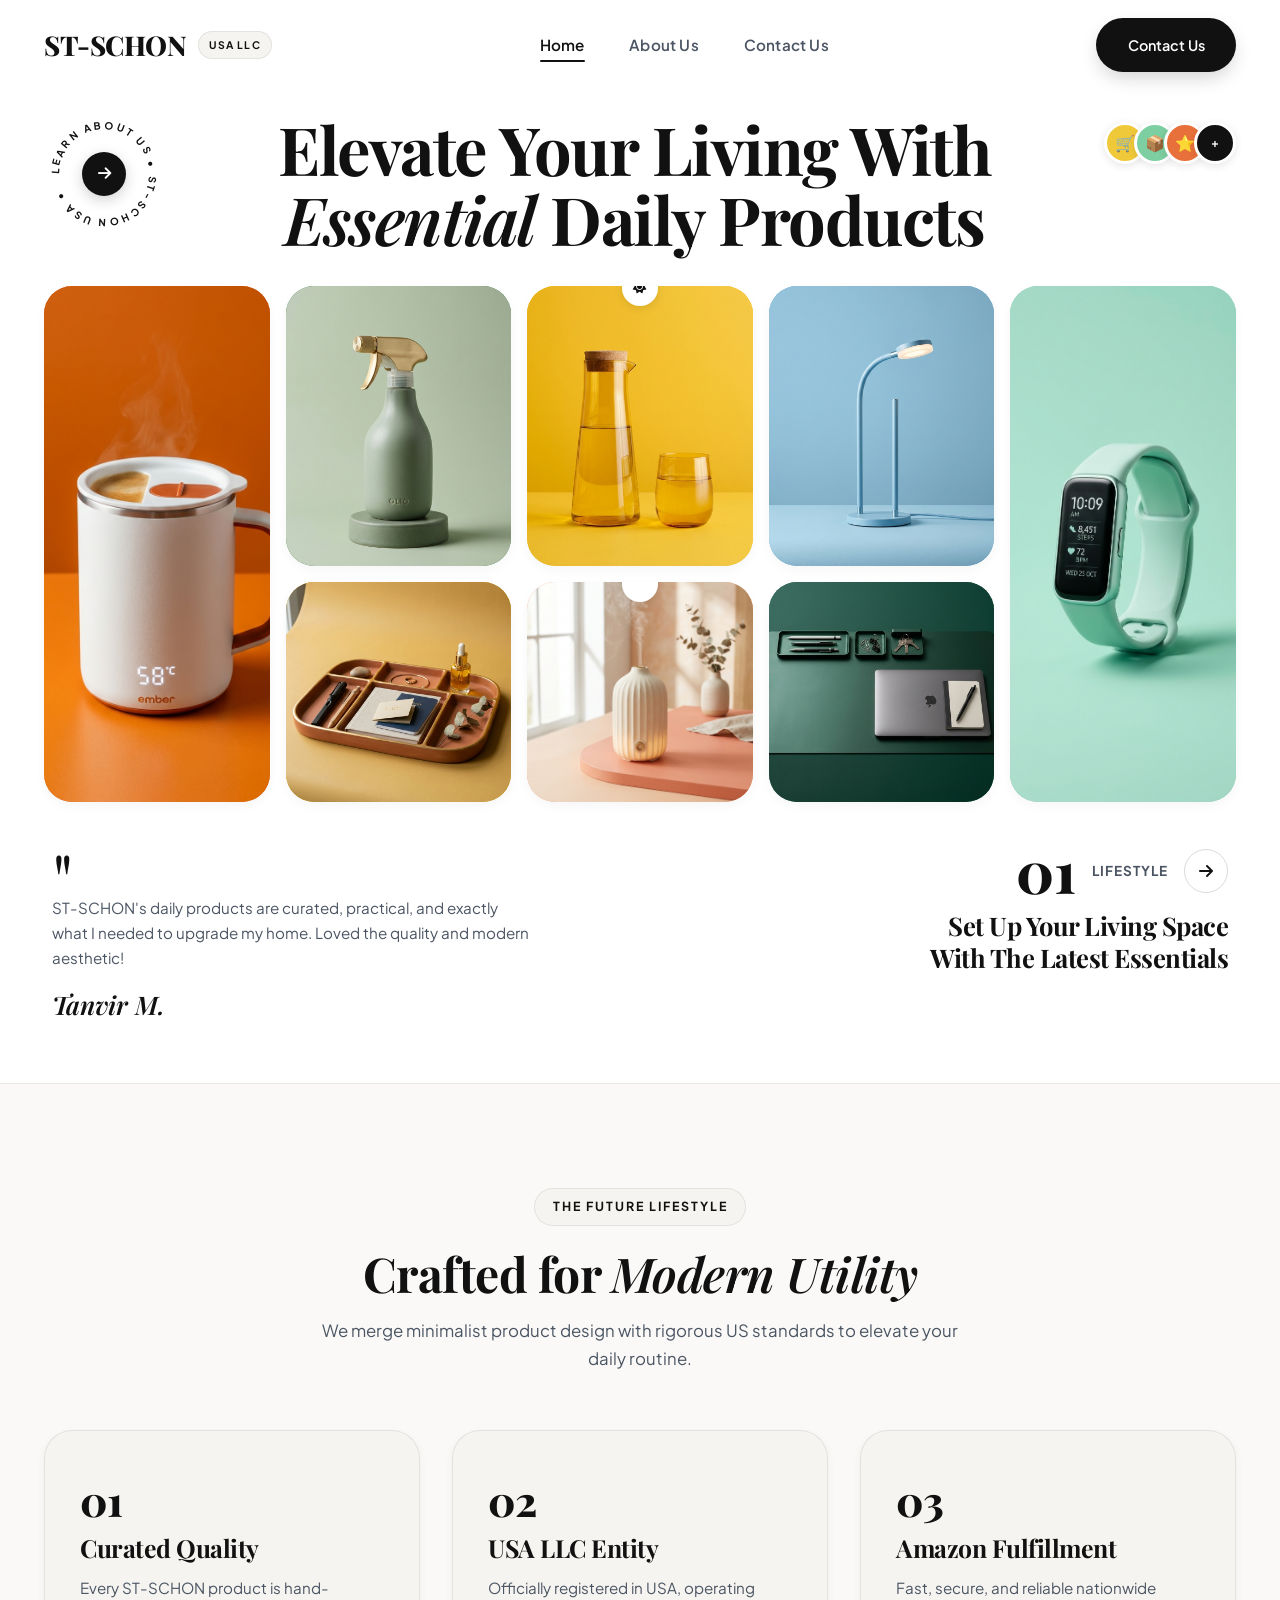
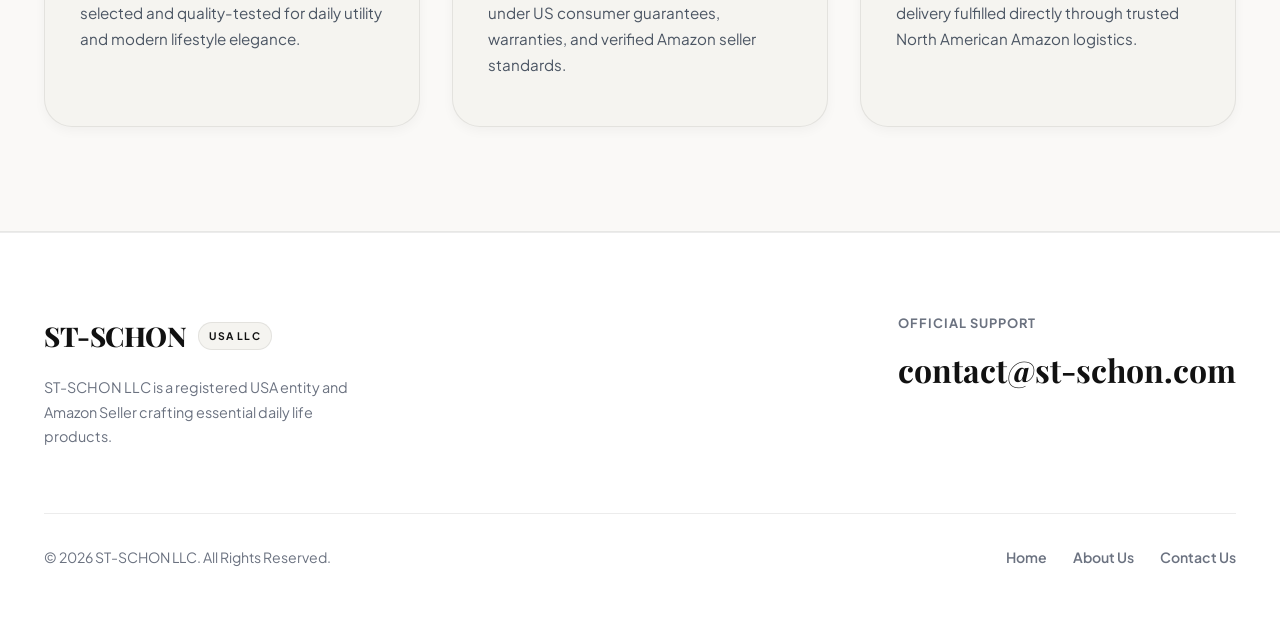
<file: index.html>
<!DOCTYPE html>
<html lang="en">
<head>
  <meta charset="UTF-8" />
  <meta name="viewport" content="width=device-width, initial-scale=1.0" />
  <title>ST-SCHON USA LLC | The Future Lifestyle – Essential Daily Products</title>
  <meta name="description" content="ST-SCHON USA LLC is a registered US entity and Amazon Seller crafting essential daily life products designed to elevate modern living." />
  <meta name="keywords" content="ST-SCHON, ST-SCHON LLC, daily life products, the future lifestyle, home essentials, kitchen essentials, office essentials, Amazon Seller USA, Tanvir Mehboob" />
  <meta name="google-site-verification" content="IMkrDVeG0DlP4XZ37JzlQe3WU5z8ph6qBn4d7qnAb90" />

  <!-- OpenGraph / Social Metadata -->
  <meta property="og:title" content="ST-SCHON USA LLC | The Future Lifestyle" />
  <meta property="og:description" content="Curated daily life essentials with minimalist aesthetics and US quality standards." />
  <meta property="og:type" content="website" />
  <meta property="og:url" content="https://st-schon.com/" />
  <meta property="og:image" content="assets/card-prod-1.jpg" />

  <!-- Favicon / Brand Logo -->
  <link rel="icon" type="image/svg+xml" href="assets/favicon.svg" />
  <link rel="apple-touch-icon" href="assets/favicon.svg" />

  <!-- Immediate Universal Clean URL Sanitizer -->
  <script>
    (function() {
      try {
        var p = window.location.pathname;
        if (p.endsWith('/index.html') || p.endsWith('/index')) {
          var clean = p.replace(/\/index(\.html)?$/, '/') + window.location.search + window.location.hash;
          window.history.replaceState(null, '', clean || '/');
        } else if (p.endsWith('.html')) {
          var clean = p.replace(/\.html$/, '') + window.location.search + window.location.hash;
          window.history.replaceState(null, '', clean);
        }
      } catch(e) {}
    })();
  </script>

  <!-- Google Fonts -->
  <link rel="preconnect" href="https://fonts.googleapis.com" />
  <link rel="preconnect" href="https://fonts.gstatic.com" crossorigin />
  <link href="https://fonts.googleapis.com/css2?family=DM+Serif+Display:ital@0;1&family=Playfair+Display:ital,wght@0,500;0,600;0,700;0,800;1,400;1,600&family=Plus+Jakarta+Sans:wght@300;400;500;600;700;800&display=swap" rel="stylesheet" />

  <!-- FontAwesome Icons -->
  <link rel="stylesheet" href="https://cdnjs.cloudflare.com/ajax/libs/font-awesome/6.4.0/css/all.min.css" />

  <!-- Stylesheets -->
  <link rel="stylesheet" href="css/style.css" />
</head>
<body>

  <!-- HEADER -->
  <header class="header">
    <div class="container nav-wrap">
      <a href="./" class="brand-logo">
        <span class="logo-mark">ST-SCHON</span>
        <span class="logo-badge-pill">USA LLC</span>
      </a>

      <!-- Desktop & Drawer Navigation Links -->
      <ul class="nav-links" id="nav-links">
        <li><a href="./" class="nav-link active">Home</a></li>
        <li><a href="about.html" class="nav-link">About Us</a></li>
        <li><a href="contact.html" class="nav-link">Contact Us</a></li>
        <li class="mobile-cta-item"><a href="contact.html" class="btn btn-primary" style="width: 100%;">Contact Us</a></li>
      </ul>

      <div class="desktop-nav-cta">
        <a href="contact.html" class="btn btn-primary">
          Contact Us
        </a>
      </div>

      <button class="mobile-toggle-btn" id="mobile-menu-btn" aria-label="Toggle Mobile Menu">
        <i class="fa-solid fa-bars"></i>
      </button>
    </div>
  </header>

  <!-- HERO SECTION - TRENDZONE-INSPIRED BENTO GRID -->
  <section class="hero-trend-section">
    <div class="hero-trend-inner">

      <!-- TOP ROW: Circular Badge + Giant Title + Avatar Stack -->
      <div class="hero-top-row">

        <!-- Left: Rotating Circular Badge -->
        <div class="circular-badge">
          <svg class="circular-badge-text" viewBox="0 0 120 120">
            <defs>
              <path id="circlePath" d="M 60,60 m -45,0 a 45,45 0 1,1 90,0 a 45,45 0 1,1 -90,0" />
            </defs>
            <text>
              <textPath href="#circlePath">LEARN ABOUT US • ST-SCHON USA •</textPath>
            </text>
          </svg>
          <a href="about.html" class="circular-badge-icon" aria-label="Learn about ST-SCHON">
            <i class="fa-solid fa-arrow-right"></i>
          </a>
        </div>

        <!-- Center: Giant Hero Title -->
        <div class="hero-trend-title-wrap">
          <h1 class="hero-trend-title">
            Elevate Your Living With<br />
            <span class="accent-word">Essential</span> Daily Products
          </h1>
        </div>

        <!-- Right: Avatar Stack -->
        <div class="avatar-stack">
          <div class="avatar-row">
            <div class="avatar-circle" style="background: #f0c93a;">🛒</div>
            <div class="avatar-circle" style="background: #7dcea0;">📦</div>
            <div class="avatar-circle" style="background: #e8703a;">⭐</div>
            <div class="avatar-circle avatar-more">+</div>
          </div>
        </div>
      </div>

      <!-- BENTO GRID: Daily Life Products Gallery (8 Cards, No Appointment Button) -->
      <div class="trend-bento-grid">

        <!-- Card 1 — tall left (orange smart mug) -->
        <div class="folder-card folder-card--1">
          <img src="assets/card-prod-1.jpg" alt="Premium Smart Mug – ST-SCHON Daily Essential" loading="lazy" />
        </div>

        <!-- Card 2 — green sprayer -->
        <div class="folder-card folder-card--2">
          <img src="assets/card-prod-3.jpg" alt="Sage Green Sprayer Bottle – ST-SCHON Home Essential" loading="lazy" />
        </div>

        <!-- Card 3 — yellow carafe (with sun icon above) -->
        <div class="folder-card folder-card--3" style="position: relative;">
          <span class="bento-sun-icon"><i class="fa-solid fa-sun"></i></span>
          <img src="assets/card-prod-4.jpg" alt="Glass Carafe Set – ST-SCHON Kitchen Essential" loading="lazy" />
        </div>

        <!-- Card 4 — sky blue lamp -->
        <div class="folder-card folder-card--4">
          <img src="assets/card-prod-5.jpg" alt="Sky Blue Desk Lamp – ST-SCHON Office Essential" loading="lazy" />
        </div>

        <!-- Card 5 — tall right (mint green smartband) -->
        <div class="folder-card folder-card--5">
          <img src="assets/card-prod-6.jpg" alt="Fitness Smart Tracker – ST-SCHON Wearable" loading="lazy" />
        </div>

        <!-- Card 6 — gold organizer -->
        <div class="folder-card folder-card--6">
          <img src="assets/card-prod-2.jpg" alt="Ceramic Organizer Tray – ST-SCHON Desk Essential" loading="lazy" />
        </div>

        <!-- Card 8 — center (luxury diffuser with sun icon) -->
        <div class="folder-card folder-card--8" style="position: relative;">
          <span class="bento-sun-icon"><i class="fa-solid fa-sparkles"></i></span>
          <img src="assets/card-prod-8.jpg" alt="Ceramic Aroma Diffuser – ST-SCHON Living Essential" loading="lazy" />
        </div>

        <!-- Card 7 — emerald desk pad -->
        <div class="folder-card folder-card--7">
          <img src="assets/card-prod-7.jpg" alt="Emerald Desk Pad – ST-SCHON Office Essential" loading="lazy" />
        </div>

      </div>

      <!-- BOTTOM ROW: Testimonial Quote + Numbered Feature -->
      <div class="hero-trend-footer">

        <!-- Left: Testimonial Quote -->
        <div class="hero-quote-block">
          <div class="hero-quote-mark">"</div>
          <p class="hero-quote-text">
            ST-SCHON's daily products are curated, practical, and exactly what I needed to upgrade my home. Loved the quality and modern aesthetic!
          </p>
          <div class="hero-quote-sig">Tanvir M.</div>
        </div>

        <!-- Right: Numbered Feature -->
        <div class="hero-feature-counter">
          <div class="feature-counter-top">
            <span class="feature-number">01</span>
            <span class="feature-label">Lifestyle</span>
            <a href="about.html" class="feature-arrow-link" aria-label="Discover more">
              <i class="fa-solid fa-arrow-right"></i>
            </a>
          </div>
          <h3 class="feature-headline">Set Up Your Living Space<br />With The Latest Essentials</h3>
        </div>

      </div>

    </div>
  </section>

  <!-- BRAND MANIFESTO SECTION -->
  <section class="section-padding" style="background: #faf9f7; border-top: 1px solid var(--border-subtle); border-bottom: 1px solid var(--border-subtle);">
    <div class="container">
      <div style="text-align: center; max-width: 640px; margin: 0 auto;">
        <span class="hero-subhead">THE FUTURE LIFESTYLE</span>
        <h2 style="font-size: clamp(2.2rem, 4.5vw, 3rem); margin-bottom: 1rem;">Crafted for <span class="serif-text">Modern Utility</span></h2>
        <p style="color: var(--text-secondary); font-size: 1.05rem;">We merge minimalist product design with rigorous US standards to elevate your daily routine.</p>
      </div>

      <div class="manifesto-grid">
        <div class="manifesto-card">
          <div class="manifesto-num">01</div>
          <h3 class="manifesto-title">Curated Quality</h3>
          <p class="manifesto-desc">Every ST-SCHON product is hand-selected and quality-tested for daily utility and modern lifestyle elegance.</p>
        </div>

        <div class="manifesto-card">
          <div class="manifesto-num">02</div>
          <h3 class="manifesto-title">USA LLC Entity</h3>
          <p class="manifesto-desc">Officially registered in USA, operating under US consumer guarantees, warranties, and verified Amazon seller standards.</p>
        </div>

        <div class="manifesto-card">
          <div class="manifesto-num">03</div>
          <h3 class="manifesto-title">Amazon Fulfillment</h3>
          <p class="manifesto-desc">Fast, secure, and reliable nationwide delivery fulfilled directly through trusted North American Amazon logistics.</p>
        </div>
      </div>
    </div>
  </section>

  <!-- FOOTER -->
  <footer class="footer">
    <div class="container">
      <div class="footer-flex">
        <div>
          <a href="./" class="brand-logo" style="margin-bottom: 1rem;">
            <span class="logo-mark">ST-SCHON</span>
            <span class="logo-badge-pill">USA LLC</span>
          </a>
          <p style="max-width: 320px; color: var(--text-muted); font-size: 0.9rem; margin-top: 1rem;">
            ST-SCHON LLC is a registered USA entity and Amazon Seller crafting essential daily life products.
          </p>
        </div>

        <div>
          <div style="font-size: 0.8rem; font-weight: 700; color: var(--text-muted); text-transform: uppercase; letter-spacing: 1px; margin-bottom: 0.5rem;">Official Support</div>
          <a href="mailto:contact@st-schon.com" class="footer-email">contact@st-schon.com</a>
        </div>
      </div>

      <div class="footer-bottom">
        <p>© 2026 ST-SCHON LLC. All Rights Reserved.</p>
        <div>
          <a href="./" style="color: var(--text-muted); text-decoration: none; margin-left: 1.5rem; font-weight: 600;">Home</a>
          <a href="about.html" style="color: var(--text-muted); text-decoration: none; margin-left: 1.5rem; font-weight: 600;">About Us</a>
          <a href="contact.html" style="color: var(--text-muted); text-decoration: none; margin-left: 1.5rem; font-weight: 600;">Contact Us</a>
        </div>
      </div>
    </div>
  </footer>

  <!-- Scripts -->
  <script src="js/main.js"></script>
</body>
</html>
</file>
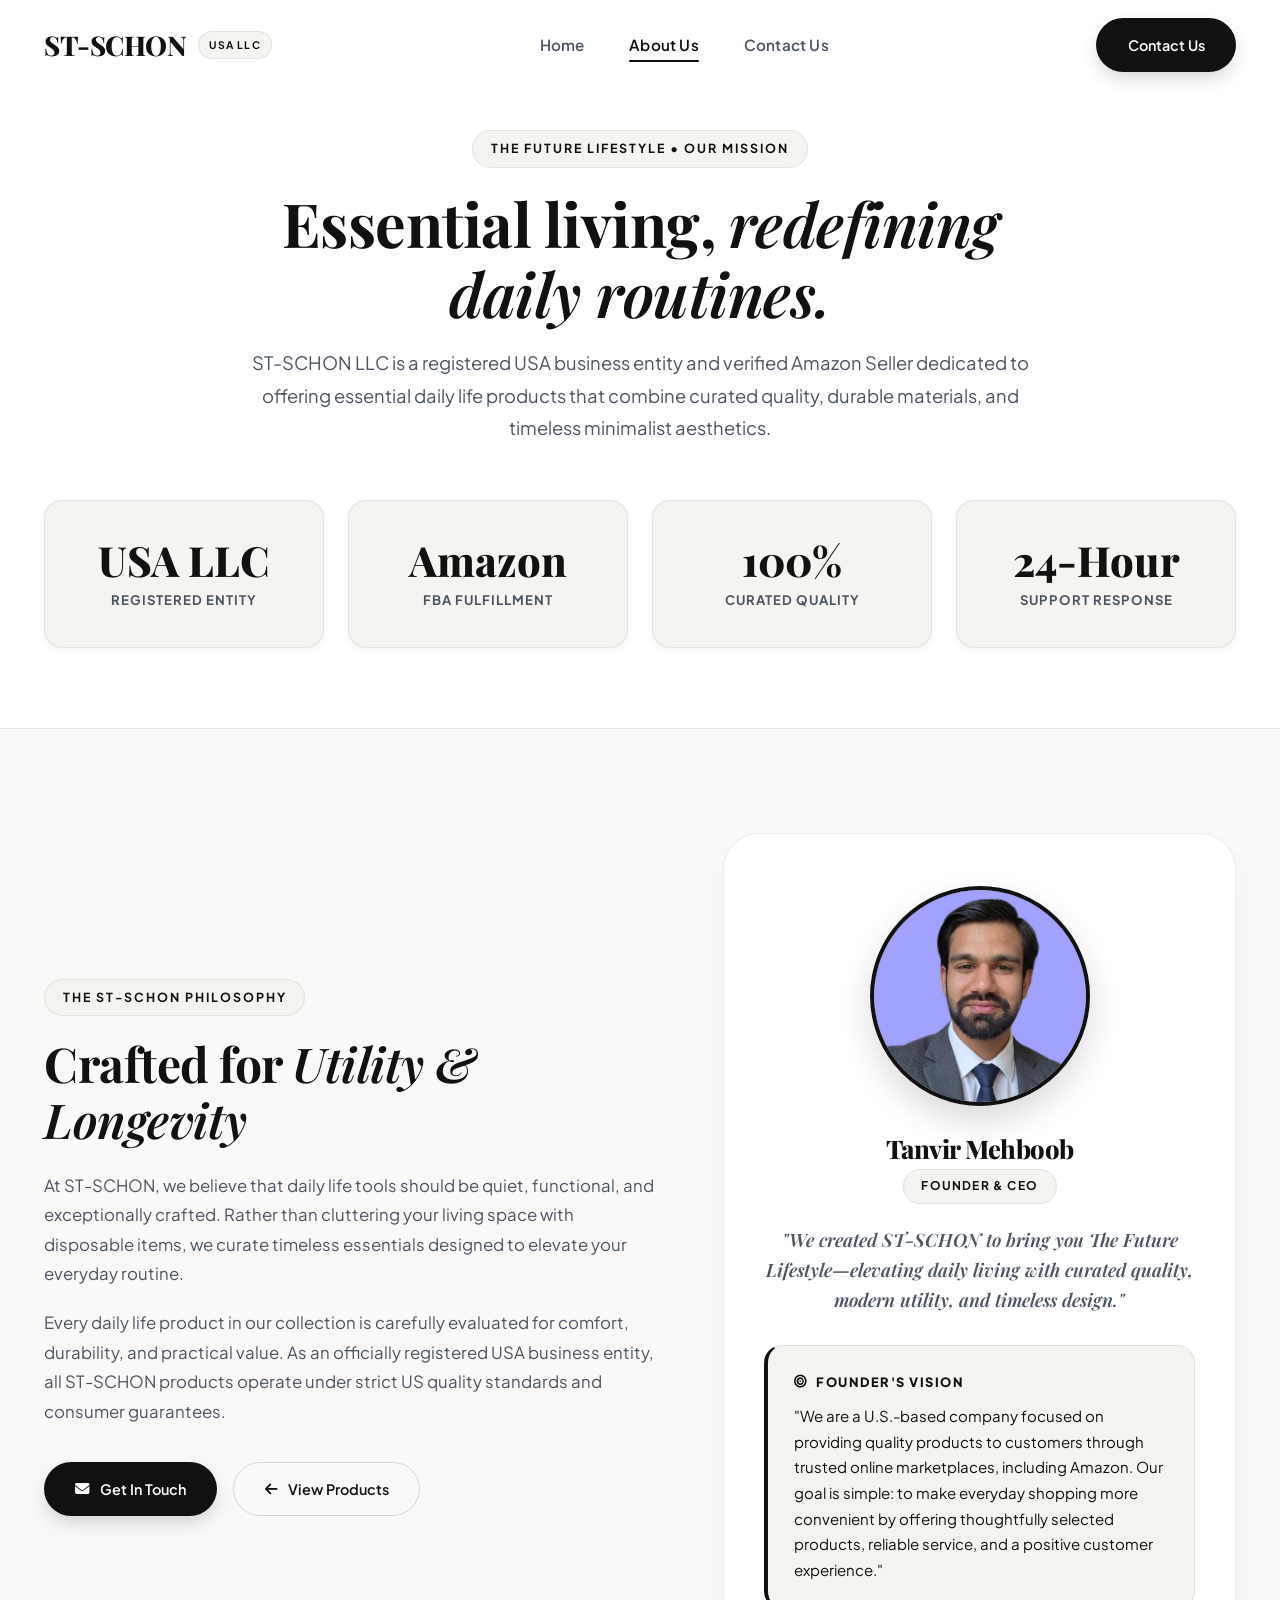
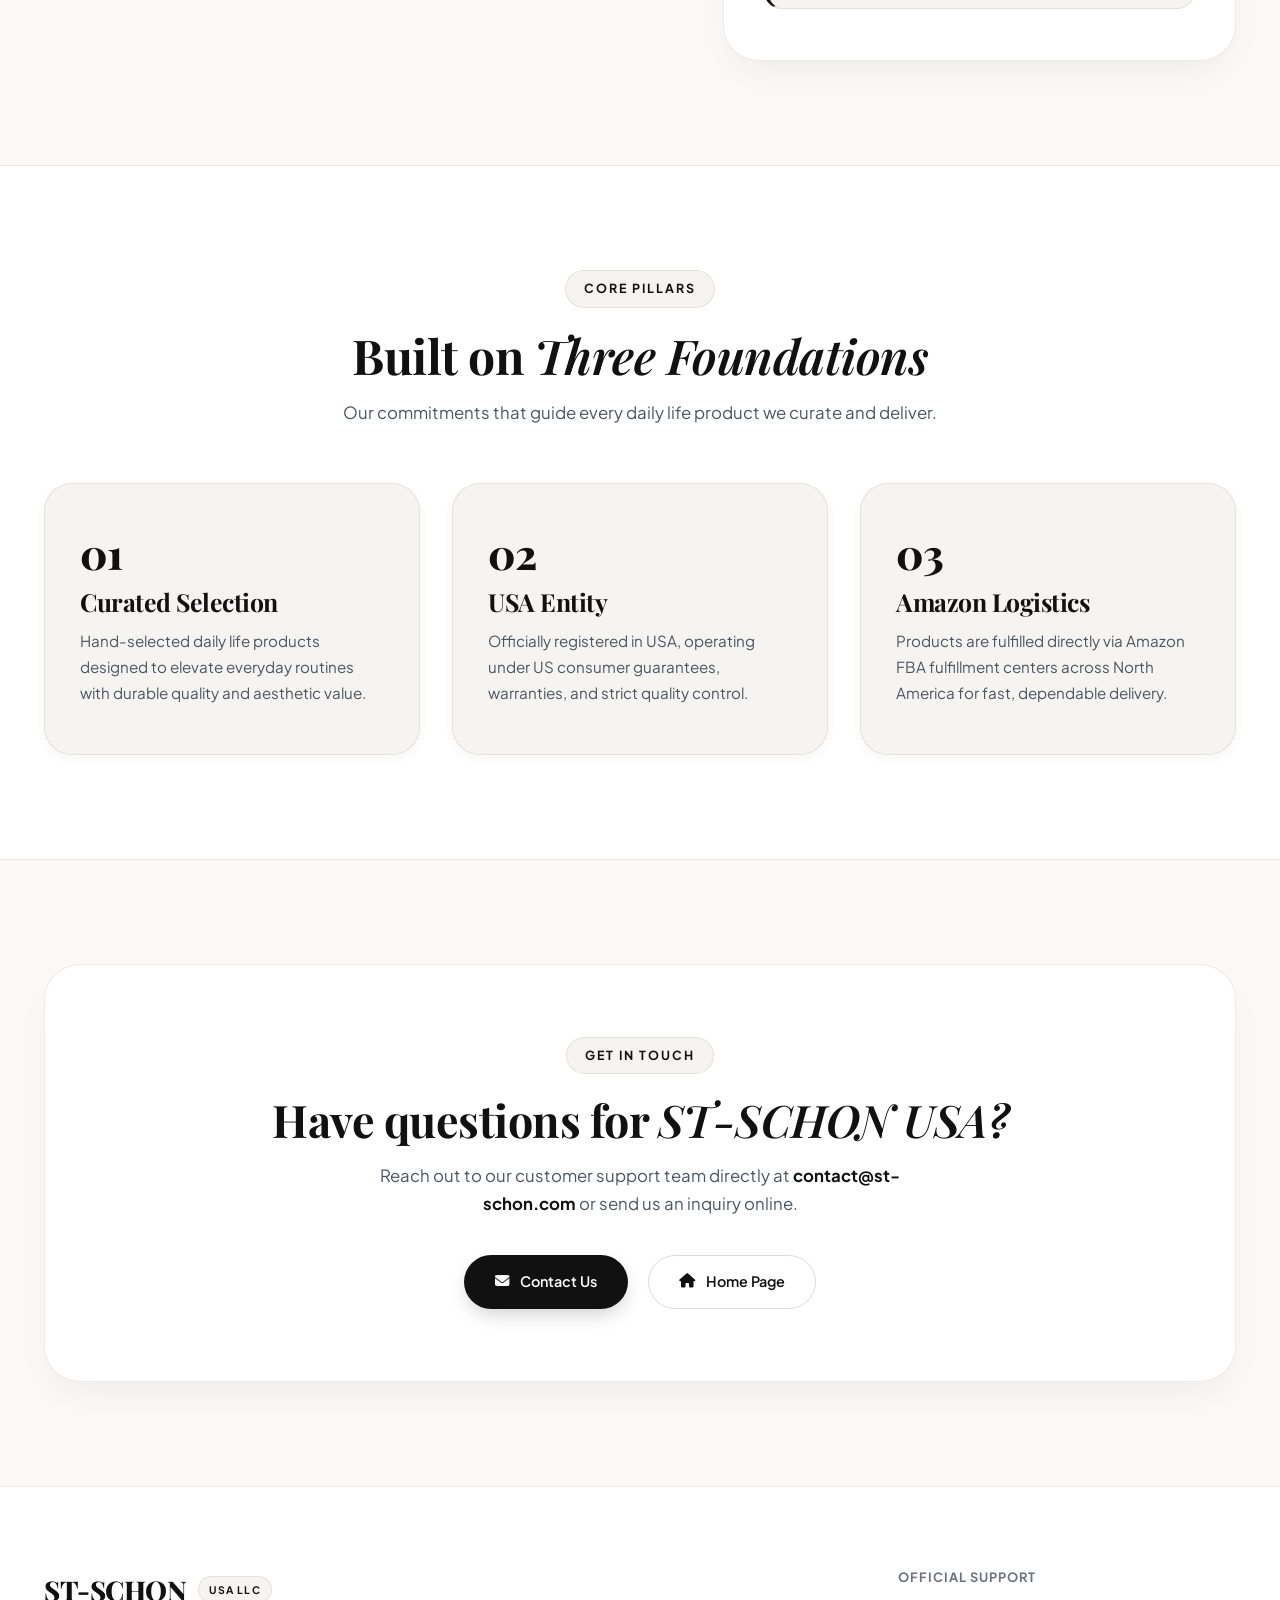
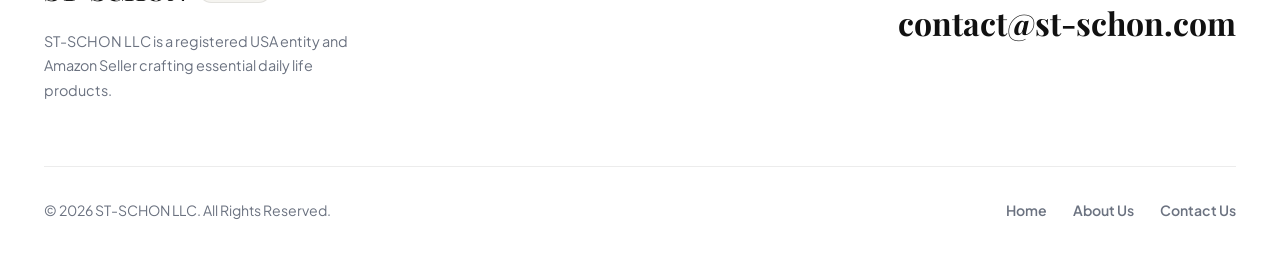
<file: about.html>
<!DOCTYPE html>
<html lang="en">
<head>
  <meta charset="UTF-8" />
  <meta name="viewport" content="width=device-width, initial-scale=1.0" />
  <title>About Us | ST-SCHON USA LLC</title>
  <meta name="description" content="Learn about ST-SCHON LLC, an officially registered USA business entity & Amazon Seller crafting minimalist daily life products." />
  <meta name="keywords" content="ST-SCHON about us, Tanvir Mehboob, ST-SCHON founder, the future lifestyle, daily life products, Amazon Seller USA" />
  <meta name="google-site-verification" content="IMkrDVeG0DlP4XZ37JzlQe3WU5z8ph6qBn4d7qnAb90" />

  <!-- OpenGraph Metadata -->
  <meta property="og:title" content="About ST-SCHON USA LLC | The Future Lifestyle" />
  <meta property="og:description" content="Learn about ST-SCHON LLC, an officially registered USA business entity & Amazon Seller crafting minimalist daily life products." />
  <meta property="og:type" content="website" />
  <meta property="og:url" content="https://st-schon.com/about.html" />
  <meta property="og:image" content="assets/founder.jpg" />

  <!-- Favicon / Brand Logo -->
  <link rel="icon" type="image/svg+xml" href="assets/favicon.svg" />
  <link rel="apple-touch-icon" href="assets/favicon.svg" />

  <!-- Immediate Universal Clean URL Sanitizer -->
  <script>
    (function() {
      try {
        var p = window.location.pathname;
        if (p.endsWith('/index.html') || p.endsWith('/index')) {
          var clean = p.replace(/\/index(\.html)?$/, '/') + window.location.search + window.location.hash;
          window.history.replaceState(null, '', clean || '/');
        } else if (p.endsWith('.html')) {
          var clean = p.replace(/\.html$/, '') + window.location.search + window.location.hash;
          window.history.replaceState(null, '', clean);
        }
      } catch(e) {}
    })();
  </script>

  <!-- Google Fonts -->
  <link rel="preconnect" href="https://fonts.googleapis.com" />
  <link rel="preconnect" href="https://fonts.gstatic.com" crossorigin />
  <link href="https://fonts.googleapis.com/css2?family=DM+Serif+Display:ital@0;1&family=Playfair+Display:ital,wght@0,500;0,600;0,700;0,800;1,400;1,600&family=Plus+Jakarta+Sans:wght@300;400;500;600;700;800&display=swap" rel="stylesheet" />

  <!-- FontAwesome Icons -->
  <link rel="stylesheet" href="https://cdnjs.cloudflare.com/ajax/libs/font-awesome/6.4.0/css/all.min.css" />

  <!-- Stylesheets -->
  <link rel="stylesheet" href="css/style.css" />
</head>
<body>

  <!-- HEADER -->
  <header class="header scrolled">
    <div class="container nav-wrap">
      <a href="./" class="brand-logo">
        <span class="logo-mark">ST-SCHON</span>
        <span class="logo-badge-pill">USA LLC</span>
      </a>

      <!-- Navigation Links -->
      <ul class="nav-links" id="nav-links">
        <li><a href="./" class="nav-link">Home</a></li>
        <li><a href="about.html" class="nav-link active">About Us</a></li>
        <li><a href="contact.html" class="nav-link">Contact Us</a></li>
        <li class="mobile-cta-item"><a href="contact.html" class="btn btn-primary" style="width: 100%;">Contact Us</a></li>
      </ul>

      <div class="desktop-nav-cta">
        <a href="contact.html" class="btn btn-primary">
          Contact Us
        </a>
      </div>

      <button class="mobile-toggle-btn" id="mobile-menu-btn" aria-label="Toggle Mobile Menu">
        <i class="fa-solid fa-bars"></i>
      </button>
    </div>
  </header>

  <!-- ABOUT HERO SECTION -->
  <section class="about-hero">
    <div class="container">
      <div style="max-width: 780px; margin: 0 auto;">
        <span class="hero-subhead">THE FUTURE LIFESTYLE • OUR MISSION</span>
        <h1 style="font-size: clamp(2.4rem, 5vw, 3.8rem); margin-bottom: 1.25rem;">
          Essential living, <span class="serif-text">redefining daily routines.</span>
        </h1>
        <p style="color: var(--text-secondary); font-size: 1.15rem; line-height: 1.75;">
          ST-SCHON LLC is a registered USA business entity and verified Amazon Seller dedicated to offering essential daily life products that combine curated quality, durable materials, and timeless minimalist aesthetics.
        </p>
      </div>

      <!-- KEY METRICS GRID -->
      <div class="metrics-grid">
        <div class="metric-card">
          <div class="metric-val">USA LLC</div>
          <div class="metric-lbl">Registered Entity</div>
        </div>
        <div class="metric-card">
          <div class="metric-val">Amazon</div>
          <div class="metric-lbl">FBA Fulfillment</div>
        </div>
        <div class="metric-card">
          <div class="metric-val">100%</div>
          <div class="metric-lbl">Curated Quality</div>
        </div>
        <div class="metric-card">
          <div class="metric-val">24-Hour</div>
          <div class="metric-lbl">Support Response</div>
        </div>
      </div>
    </div>
  </section>

  <!-- BRAND STORY & FOUNDER SECTION -->
  <section class="section-padding" style="background: #faf9f7; border-top: 1px solid var(--border-subtle); border-bottom: 1px solid var(--border-subtle);">
    <div class="container">
      <div class="story-grid">
        <div>
          <span class="hero-subhead">THE ST-SCHON PHILOSOPHY</span>
          <h2 style="font-size: clamp(2.2rem, 4vw, 3rem); margin-bottom: 1.5rem; line-height: 1.15;">
            Crafted for <span class="serif-text">Utility & Longevity</span>
          </h2>
          <p style="color: var(--text-secondary); font-size: 1.05rem; margin-bottom: 1.25rem; line-height: 1.75;">
            At ST-SCHON, we believe that daily life tools should be quiet, functional, and exceptionally crafted. Rather than cluttering your living space with disposable items, we curate timeless essentials designed to elevate your everyday routine.
          </p>
          <p style="color: var(--text-secondary); font-size: 1.05rem; margin-bottom: 2.25rem; line-height: 1.75;">
            Every daily life product in our collection is carefully evaluated for comfort, durability, and practical value. As an officially registered USA business entity, all ST-SCHON products operate under strict US quality standards and consumer guarantees.
          </p>
          <div style="display: flex; gap: 1rem; flex-wrap: wrap;">
            <a href="contact.html" class="btn btn-primary">
              <i class="fa-solid fa-envelope"></i> Get In Touch
            </a>
            <a href="./" class="btn btn-outline">
              <i class="fa-solid fa-arrow-left"></i> View Products
            </a>
          </div>
        </div>

        <div>
          <!-- CIRCULAR FOUNDER PROFILE CARD -->
          <div class="founder-box">
            <div class="founder-avatar-wrap">
              <img src="assets/founder.jpg" alt="Tanvir Mehboob - Founder & CEO" class="founder-avatar-img" />
            </div>
            <h3 class="founder-name-title">Tanvir Mehboob</h3>
            <span class="founder-role-badge">FOUNDER & CEO</span>
            <p class="founder-quote-text">"We created ST-SCHON to bring you The Future Lifestyle—elevating daily living with curated quality, modern utility, and timeless design."</p>

            <!-- FOUNDER VISION SECTION -->
            <div class="founder-vision-box">
              <div class="founder-vision-title">
                <i class="fa-solid fa-bullseye"></i> Founder's Vision
              </div>
              <p class="founder-vision-text">
                "We are a U.S.-based company focused on providing quality products to customers through trusted online marketplaces, including Amazon. Our goal is simple: to make everyday shopping more convenient by offering thoughtfully selected products, reliable service, and a positive customer experience."
              </p>
            </div>
          </div>
        </div>
      </div>
    </div>
  </section>

  <!-- BRAND PILLARS SECTION -->
  <section class="section-padding" style="background: #ffffff;">
    <div class="container">
      <div style="text-align: center; max-width: 640px; margin: 0 auto;">
        <span class="hero-subhead">CORE PILLARS</span>
        <h2 style="font-size: clamp(2.2rem, 4vw, 3rem); margin-bottom: 1rem;">Built on <span class="serif-text">Three Foundations</span></h2>
        <p style="color: var(--text-secondary); font-size: 1.05rem;">Our commitments that guide every daily life product we curate and deliver.</p>
      </div>

      <div class="manifesto-grid">
        <div class="manifesto-card">
          <div class="manifesto-num">01</div>
          <h3 class="manifesto-title">Curated Selection</h3>
          <p class="manifesto-desc">Hand-selected daily life products designed to elevate everyday routines with durable quality and aesthetic value.</p>
        </div>

        <div class="manifesto-card">
          <div class="manifesto-num">02</div>
          <h3 class="manifesto-title">USA Entity</h3>
          <p class="manifesto-desc">Officially registered in USA, operating under US consumer guarantees, warranties, and strict quality control.</p>
        </div>

        <div class="manifesto-card">
          <div class="manifesto-num">03</div>
          <h3 class="manifesto-title">Amazon Logistics</h3>
          <p class="manifesto-desc">Products are fulfilled directly via Amazon FBA fulfillment centers across North America for fast, dependable delivery.</p>
        </div>
      </div>
    </div>
  </section>

  <!-- CONNECT CTA SECTION -->
  <section class="section-padding" style="background: #faf9f7; border-top: 1px solid var(--border-subtle);">
    <div class="container">
      <div style="border: 1px solid var(--border-subtle); border-radius: var(--radius-xl); padding: 4.5rem 2.5rem; text-align: center; background: #ffffff; box-shadow: var(--shadow-soft);">
        <span class="hero-subhead">GET IN TOUCH</span>
        <h2 style="font-size: clamp(2.2rem, 4vw, 2.8rem); margin-bottom: 1rem;">Have questions for <span class="serif-text">ST-SCHON USA?</span></h2>
        <p style="color: var(--text-secondary); font-size: 1.05rem; max-width: 580px; margin: 0 auto 2.25rem auto;">
          Reach out to our customer support team directly at <strong style="color: var(--text-primary);">contact@st-schon.com</strong> or send us an inquiry online.
        </p>
        <div style="display: flex; justify-content: center; gap: 1.25rem; flex-wrap: wrap;">
          <a href="contact.html" class="btn btn-primary">
            <i class="fa-solid fa-envelope"></i> Contact Us
          </a>
          <a href="./" class="btn btn-outline">
            <i class="fa-solid fa-house"></i> Home Page
          </a>
        </div>
      </div>
    </div>
  </section>

  <!-- FOOTER -->
  <footer class="footer">
    <div class="container">
      <div class="footer-flex">
        <div>
          <a href="./" class="brand-logo" style="margin-bottom: 1rem;">
            <span class="logo-mark">ST-SCHON</span>
            <span class="logo-badge-pill">USA LLC</span>
          </a>
          <p style="max-width: 320px; color: var(--text-muted); font-size: 0.9rem; margin-top: 1rem;">
            ST-SCHON LLC is a registered USA entity and Amazon Seller crafting essential daily life products.
          </p>
        </div>

        <div>
          <div style="font-size: 0.8rem; font-weight: 700; color: var(--text-muted); text-transform: uppercase; letter-spacing: 1px; margin-bottom: 0.5rem;">Official Support</div>
          <a href="mailto:contact@st-schon.com" class="footer-email">contact@st-schon.com</a>
        </div>
      </div>

      <div class="footer-bottom">
        <p>© 2026 ST-SCHON LLC. All Rights Reserved.</p>
        <div>
          <a href="./" style="color: var(--text-muted); text-decoration: none; margin-left: 1.5rem; font-weight: 600;">Home</a>
          <a href="about.html" style="color: var(--text-muted); text-decoration: none; margin-left: 1.5rem; font-weight: 600;">About Us</a>
          <a href="contact.html" style="color: var(--text-muted); text-decoration: none; margin-left: 1.5rem; font-weight: 600;">Contact Us</a>
        </div>
      </div>
    </div>
  </footer>

  <!-- Scripts -->
  <script src="js/main.js"></script>
</body>
</html>
</file>
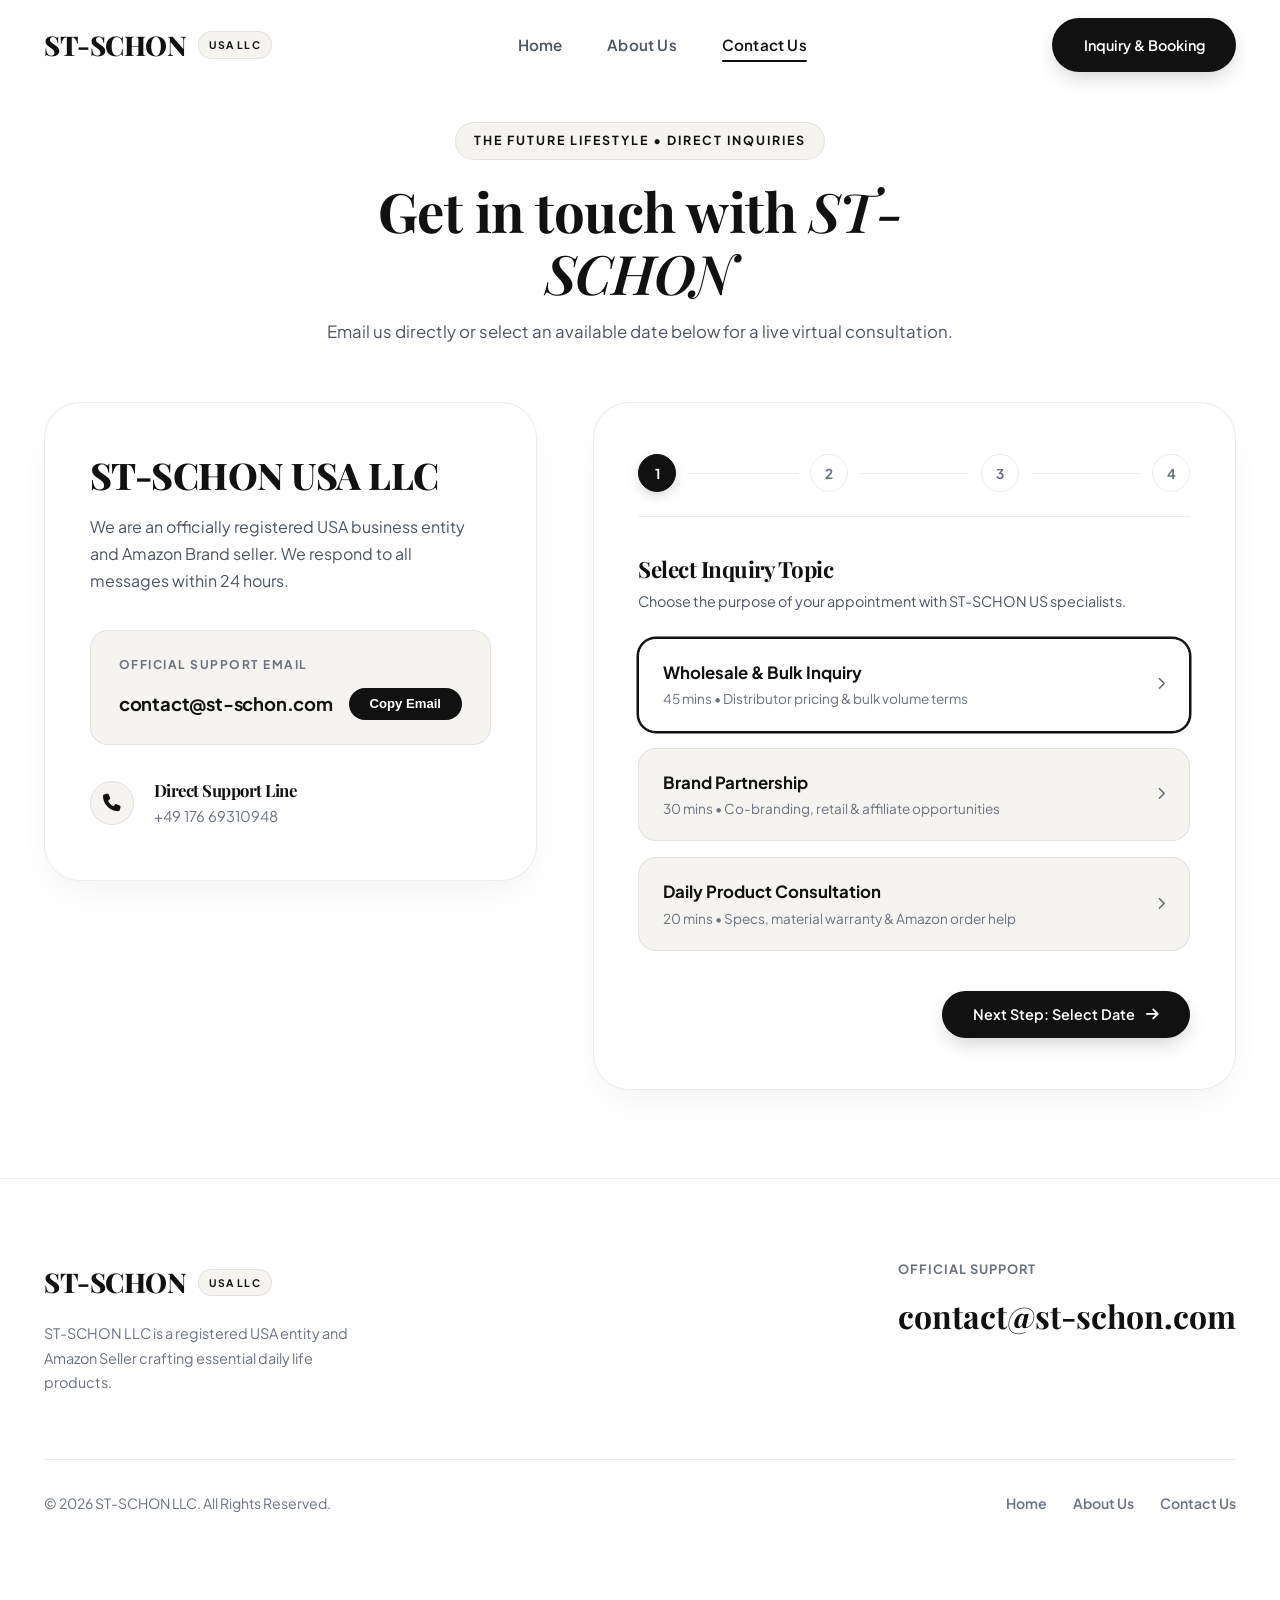
<file: contact.html>
<!DOCTYPE html>
<html lang="en">
<head>
  <meta charset="UTF-8" />
  <meta name="viewport" content="width=device-width, initial-scale=1.0" />
  <title>Contact Us | ST-SCHON USA LLC</title>
  <meta name="description" content="Contact ST-SCHON LLC at contact@st-schon.com or schedule an inquiry with our US team." />
  <meta name="keywords" content="ST-SCHON contact, ST-SCHON support, Amazon seller inquiry, daily life products support" />
  <meta name="google-site-verification" content="IMkrDVeG0DlP4XZ37JzlQe3WU5z8ph6qBn4d7qnAb90" />

  <!-- OpenGraph Metadata -->
  <meta property="og:title" content="Contact ST-SCHON USA LLC | The Future Lifestyle" />
  <meta property="og:description" content="Contact ST-SCHON LLC at contact@st-schon.com or schedule an inquiry with our US team." />
  <meta property="og:type" content="website" />
  <meta property="og:url" content="https://st-schon.com/contact.html" />
  <meta property="og:image" content="assets/card-prod-1.jpg" />

  <!-- Favicon / Brand Logo -->
  <link rel="icon" type="image/svg+xml" href="assets/favicon.svg" />
  <link rel="apple-touch-icon" href="assets/favicon.svg" />

  <!-- Immediate Universal Clean URL Sanitizer -->
  <script>
    (function() {
      try {
        var p = window.location.pathname;
        if (p.endsWith('/index.html') || p.endsWith('/index')) {
          var clean = p.replace(/\/index(\.html)?$/, '/') + window.location.search + window.location.hash;
          window.history.replaceState(null, '', clean || '/');
        } else if (p.endsWith('.html')) {
          var clean = p.replace(/\.html$/, '') + window.location.search + window.location.hash;
          window.history.replaceState(null, '', clean);
        }
      } catch(e) {}
    })();
  </script>

  <!-- Google Fonts -->
  <link rel="preconnect" href="https://fonts.googleapis.com" />
  <link rel="preconnect" href="https://fonts.gstatic.com" crossorigin />
  <link href="https://fonts.googleapis.com/css2?family=DM+Serif+Display:ital@0;1&family=Playfair+Display:ital,wght@0,500;0,600;0,700;0,800;1,400;1,600&family=Plus+Jakarta+Sans:wght@300;400;500;600;700;800&display=swap" rel="stylesheet" />

  <!-- FontAwesome Icons -->
  <link rel="stylesheet" href="https://cdnjs.cloudflare.com/ajax/libs/font-awesome/6.4.0/css/all.min.css" />

  <!-- Stylesheets -->
  <link rel="stylesheet" href="css/style.css" />
  <link rel="stylesheet" href="css/booking.css" />
</head>
<body>

  <!-- HEADER -->
  <header class="header scrolled">
    <div class="container nav-wrap">
      <a href="./" class="brand-logo">
        <span class="logo-mark">ST-SCHON</span>
        <span class="logo-badge-pill">USA LLC</span>
      </a>

      <ul class="nav-links" id="nav-links">
        <li><a href="./" class="nav-link">Home</a></li>
        <li><a href="about.html" class="nav-link">About Us</a></li>
        <li><a href="contact.html" class="nav-link active">Contact Us</a></li>
        <li class="mobile-cta-item"><a href="#booking" class="btn btn-primary" style="width: 100%;">Inquiry & Booking</a></li>
      </ul>

      <div class="desktop-nav-cta">
        <a href="#booking" class="btn btn-primary">
          Inquiry & Booking
        </a>
      </div>

      <button class="mobile-toggle-btn" id="mobile-menu-btn" aria-label="Toggle Mobile Menu">
        <i class="fa-solid fa-bars"></i>
      </button>
    </div>
  </header>

  <!-- MAIN CONTACT & BOOKING SECTION -->
  <section class="contact-hero">
    <div class="container">
      
      <div style="text-align: center; max-width: 640px; margin: 0 auto 3.5rem auto;">
        <span class="hero-subhead">THE FUTURE LIFESTYLE • DIRECT INQUIRIES</span>
        <h1 style="font-size: clamp(2.2rem, 5vw, 3.4rem); margin-bottom: 0.8rem;">Get in touch with <span class="serif-text">ST-SCHON</span></h1>
        <p style="color: var(--text-secondary); font-size: 1.05rem;">Email us directly or select an available date below for a live virtual consultation.</p>
      </div>

      <div class="contact-layout">
        
        <!-- Left Column: Official Contact Details -->
        <div class="info-box">
          <h2>ST-SCHON USA LLC</h2>
          <p>We are an officially registered USA business entity and Amazon Brand seller. We respond to all messages within 24 hours.</p>

          <!-- Featured Email Card -->
          <div class="email-highlight-box">
            <div class="email-label">Official Support Email</div>
            <div class="email-row-action">
              <div class="email-text">contact@st-schon.com</div>
              <button class="btn-copy" id="copy-email-btn">Copy Email</button>
            </div>
          </div>

          <div class="hq-details">
            <div class="hq-row">
              <div class="hq-icon"><i class="fa-solid fa-phone"></i></div>
              <div class="hq-text">
                <h4>Direct Support Line</h4>
                <p><a href="tel:+4917669310948" style="color: inherit; text-decoration: none;">+49 176 69310948</a></p>
              </div>
            </div>
          </div>
        </div>

        <!-- Right Column: Interactive Appointment Booking Wizard -->
        <div class="wizard-box" id="booking-wizard-card">
          <div id="booking"></div>
          
          <!-- Step Indicator Bar -->
          <div class="step-bar">
            <div class="step-circle active">1</div>
            <div class="step-divider"></div>
            <div class="step-circle">2</div>
            <div class="step-divider"></div>
            <div class="step-circle">3</div>
            <div class="step-divider"></div>
            <div class="step-circle">4</div>
          </div>

          <!-- STEP 1: TOPIC SELECTION -->
          <div class="wizard-step active" id="pane-1">
            <h3 style="font-size: 1.4rem; margin-bottom: 0.4rem;">Select Inquiry Topic</h3>
            <p style="color: var(--text-secondary); font-size: 0.9rem; margin-bottom: 1.5rem;">Choose the purpose of your appointment with ST-SCHON US specialists.</p>

            <div class="topics-list">
              <div class="topic-item selected" data-topic="Wholesale & Bulk Inquiry">
                <div>
                  <div class="topic-name">Wholesale & Bulk Inquiry</div>
                  <div class="topic-sub">45 mins • Distributor pricing & bulk volume terms</div>
                </div>
                <i class="fa-solid fa-chevron-right" style="color: var(--text-muted); font-size: 0.8rem;"></i>
              </div>

              <div class="topic-item" data-topic="Brand Partnership">
                <div>
                  <div class="topic-name">Brand Partnership</div>
                  <div class="topic-sub">30 mins • Co-branding, retail & affiliate opportunities</div>
                </div>
                <i class="fa-solid fa-chevron-right" style="color: var(--text-muted); font-size: 0.8rem;"></i>
              </div>

              <div class="topic-item" data-topic="Daily Product Consultation">
                <div>
                  <div class="topic-name">Daily Product Consultation</div>
                  <div class="topic-sub">20 mins • Specs, material warranty & Amazon order help</div>
                </div>
                <i class="fa-solid fa-chevron-right" style="color: var(--text-muted); font-size: 0.8rem;"></i>
              </div>
            </div>

            <div style="text-align: right;">
              <button type="button" class="btn btn-primary wizard-next">
                Next Step: Select Date <i class="fa-solid fa-arrow-right"></i>
              </button>
            </div>
          </div>

          <!-- STEP 2: CALENDAR DATE PICKER -->
          <div class="wizard-step" id="pane-2">
            <h3 style="font-size: 1.4rem; margin-bottom: 0.4rem;">Select Appointment Date</h3>
            <p style="color: var(--text-secondary); font-size: 0.9rem; margin-bottom: 1.5rem;">Pick an available day on the calendar.</p>

            <div class="calendar-card">
              <div class="cal-top">
                <button type="button" class="cal-arrow" id="cal-prev"><i class="fa-solid fa-chevron-left"></i></button>
                <div class="cal-month-text" id="cal-month-title">September 2026</div>
                <button type="button" class="cal-arrow" id="cal-next"><i class="fa-solid fa-chevron-right"></i></button>
              </div>

              <div class="cal-headers-row">
                <span>SUN</span><span>MON</span><span>TUE</span><span>WED</span><span>THU</span><span>FRI</span><span>SAT</span>
              </div>

              <div class="cal-days-container" id="cal-days-grid"></div>
            </div>

            <div style="display: flex; justify-content: space-between;">
              <button type="button" class="btn btn-outline wizard-prev">Back</button>
              <button type="button" class="btn btn-primary wizard-next">
                Next Step: Select Time <i class="fa-solid fa-arrow-right"></i>
              </button>
            </div>
          </div>

          <!-- STEP 3: TIME SLOT SELECTION -->
          <div class="wizard-step" id="pane-3">
            <h3 style="font-size: 1.4rem; margin-bottom: 0.4rem;">Select Available Time Slot</h3>
            <p style="color: var(--text-secondary); font-size: 0.9rem; margin-bottom: 1.5rem;">Times shown in Eastern Standard Time (EST).</p>

            <div class="slots-list" id="time-slots-grid"></div>

            <div style="display: flex; justify-content: space-between;">
              <button type="button" class="btn btn-outline wizard-prev">Back</button>
              <button type="button" class="btn btn-primary wizard-next">
                Next Step: Your Details <i class="fa-solid fa-arrow-right"></i>
              </button>
            </div>
          </div>

          <!-- STEP 4: CONTACT FORM -->
          <div class="wizard-step" id="pane-4">
            <h3 style="font-size: 1.4rem; margin-bottom: 0.4rem;">Your Information</h3>
            <p style="color: var(--text-secondary); font-size: 0.9rem; margin-bottom: 1.5rem;">Enter your contact details to reserve the appointment.</p>

            <form id="appointment-form">
              <div class="field-wrap">
                <label class="field-label" for="input-name">Full Name *</label>
                <input type="text" id="input-name" class="field-input" placeholder="e.g. Sarah Jenkins" required />
              </div>

              <div class="field-wrap">
                <label class="field-label" for="input-email">Email Address *</label>
                <input type="email" id="input-email" class="field-input" placeholder="sarah@example.com" required />
              </div>

              <div class="field-wrap">
                <label class="field-label" for="input-notes">Notes / Message (Optional)</label>
                <textarea id="input-notes" class="field-textarea" placeholder="Provide any additional details about your inquiry..."></textarea>
              </div>

              <div style="display: flex; justify-content: space-between; margin-top: 1.5rem;">
                <button type="button" class="btn btn-outline wizard-prev">Back</button>
                <button type="submit" class="btn btn-primary">
                  <i class="fa-solid fa-check-circle"></i> Confirm Appointment
                </button>
              </div>
            </form>
          </div>

          <!-- STEP 5: CONFIRMATION TICKET -->
          <div class="wizard-step" id="pane-5">
            <div id="ticket-result-box"></div>
          </div>

        </div>

      </div>
    </div>
  </section>

  <!-- FOOTER -->
  <footer class="footer">
    <div class="container">
      <div class="footer-flex">
        <div>
          <a href="./" class="brand-logo" style="margin-bottom: 1rem;">
            <span class="logo-mark">ST-SCHON</span>
            <span class="logo-badge-pill">USA LLC</span>
          </a>
          <p style="max-width: 320px; color: var(--text-muted); font-size: 0.9rem; margin-top: 1rem;">
            ST-SCHON LLC is a registered USA entity and Amazon Seller crafting essential daily life products.
          </p>
        </div>

        <div>
          <div style="font-size: 0.8rem; font-weight: 700; color: var(--text-muted); text-transform: uppercase; letter-spacing: 1px; margin-bottom: 0.5rem;">Official Support</div>
          <a href="mailto:contact@st-schon.com" class="footer-email">contact@st-schon.com</a>
        </div>
      </div>

      <div class="footer-bottom">
        <p>© 2026 ST-SCHON LLC. All Rights Reserved.</p>
        <div>
          <a href="./" style="color: var(--text-muted); text-decoration: none; margin-left: 1.5rem; font-weight: 600;">Home</a>
          <a href="about.html" style="color: var(--text-muted); text-decoration: none; margin-left: 1.5rem; font-weight: 600;">About Us</a>
          <a href="contact.html" style="color: var(--text-muted); text-decoration: none; margin-left: 1.5rem; font-weight: 600;">Contact Us</a>
        </div>
      </div>
    </div>
  </footer>

  <!-- Scripts -->
  <script src="js/main.js"></script>
  <script src="js/booking.js"></script>
</body>
</html>
</file>
<file: css/style.css>
/* ==========================================================================
   ST-SCHON USA LLC - MODERN EDITORIAL DESIGN SYSTEM
   Clean High-Fashion Minimalist Aesthetic with Vibrant Daily Life Bento Showcase
   ========================================================================== */

@import url('https://fonts.googleapis.com/css2?family=DM+Serif+Display:ital@0;1&family=Playfair+Display:ital,wght@0,500;0,600;0,700;0,800;1,400;1,600&family=Plus+Jakarta+Sans:wght@300;400;500;600;700;800&display=swap');

:root {
  /* Color Palette - Clean Studio White, Deep Charcoal & Refined Accents */
  --bg-main: #ffffff;
  --bg-section: #faf9f7;
  --bg-card: #f5f4f0;
  --bg-card-hover: #ebe9e3;
  --bg-glass: rgba(255, 255, 255, 0.94);
  
  --border-subtle: rgba(18, 18, 18, 0.08);
  --border-medium: rgba(18, 18, 18, 0.15);
  --border-hover: rgba(18, 18, 18, 0.35);

  /* Primary Brand & Accents */
  --accent-primary: #121212;
  --accent-secondary: #27272a;
  --accent-highlight: #d97706;
  --accent-light: #f4f4f5;
  --accent-terracotta: #121212;
  --accent-terracotta-dark: #000000;
  --accent-terracotta-light: #f4f4f5;
  
  /* Text */
  --text-primary: #111111;
  --text-secondary: #4b5563;
  --text-muted: #6b7280;
  --text-light: #9ca3af;
  --text-watermark: rgba(18, 18, 18, 0.035);

  /* Typography */
  --font-serif: 'Playfair Display', 'DM Serif Display', Georgia, serif;
  --font-sans: 'Plus Jakarta Sans', -apple-system, BlinkMacSystemFont, 'Segoe UI', Roboto, sans-serif;

  /* Layout */
  --container-max: 1240px;
  --header-height: 90px;
  --radius-sm: 10px;
  --radius-md: 18px;
  --radius-lg: 28px;
  --radius-xl: 36px;
  --radius-full: 9999px;

  /* Transitions & Shadows */
  --transition: 0.35s cubic-bezier(0.16, 1, 0.3, 1);
  --transition-smooth: 0.5s cubic-bezier(0.16, 1, 0.3, 1);
  --shadow-sm: 0 4px 12px rgba(0, 0, 0, 0.04);
  --shadow-soft: 0 16px 36px -10px rgba(0, 0, 0, 0.06);
  --shadow-hover: 0 24px 48px -12px rgba(0, 0, 0, 0.12);
  --shadow-dark: 0 12px 28px -6px rgba(0, 0, 0, 0.25);
}

html {
  height: 100%;
  scroll-behavior: smooth;
  font-size: 16px;
  background-color: var(--bg-main);
}

*, *::before, *::after {
  box-sizing: border-box;
  margin: 0;
  padding: 0;
}

body {
  min-height: 100vh;
  display: flex;
  flex-direction: column;
  overflow-x: hidden;
  line-height: 1.7;
  background-color: var(--bg-main);
  color: var(--text-primary);
  font-family: var(--font-sans);
  -webkit-font-smoothing: antialiased;
  -moz-osx-font-smoothing: grayscale;
  animation: pageEnter 0.4s ease-out forwards;
}

@keyframes pageEnter {
  from { opacity: 0; transform: translateY(6px); }
  to { opacity: 1; transform: translateY(0); }
}

/* Page Transition Overlay Curtain */
.page-transition-overlay {
  position: fixed;
  top: 0;
  left: 0;
  width: 100vw;
  height: 100vh;
  background: var(--bg-main);
  z-index: 9999;
  pointer-events: none;
  opacity: 0;
  transform: translateY(100%);
  transition: transform 0.4s cubic-bezier(0.7, 0, 0.2, 1), opacity 0.3s ease;
  display: flex;
  align-items: center;
  justify-content: center;
}

.page-transition-overlay::after {
  content: 'ST-SCHON';
  font-family: var(--font-serif);
  font-size: 2.2rem;
  letter-spacing: 4px;
  font-weight: 700;
  color: var(--text-primary);
}

.page-transition-overlay.active {
  opacity: 1;
  transform: translateY(0%);
  pointer-events: all;
}

/* Typography Hierarchy */
h1, h2, h3, h4, h5, h6 {
  font-family: var(--font-serif);
  font-weight: 700;
  line-height: 1.15;
  color: var(--text-primary);
  word-break: break-word;
  overflow-wrap: break-word;
  letter-spacing: -0.5px;
}

.serif-text {
  font-family: var(--font-serif);
  font-style: italic;
  font-weight: 600;
}

.text-terracotta, .text-accent {
  color: var(--text-primary);
}

/* Container */
.container {
  width: 100%;
  max-width: var(--container-max);
  margin: 0 auto;
  padding: 0 1.5rem;
}

.section-padding {
  padding: 6.5rem 0;
}

/* Subhead Pill Badge */
.hero-subhead {
  display: inline-flex;
  align-items: center;
  gap: 0.5rem;
  font-size: 0.78rem;
  font-weight: 700;
  letter-spacing: 2px;
  color: var(--text-primary);
  text-transform: uppercase;
  background: var(--bg-card);
  padding: 0.45rem 1.1rem;
  border-radius: var(--radius-full);
  border: 1px solid var(--border-subtle);
  margin-bottom: 1.25rem;
}

/* Header Navigation */
.header {
  position: fixed;
  top: 0;
  left: 0;
  width: 100%;
  height: var(--header-height);
  z-index: 1000;
  transition: var(--transition);
  background: transparent;
}

.header.scrolled {
  background: var(--bg-glass);
  backdrop-filter: blur(20px);
  -webkit-backdrop-filter: blur(20px);
  border-bottom: 1px solid var(--border-subtle);
  height: 80px;
  box-shadow: 0 4px 20px rgba(0, 0, 0, 0.03);
}

.nav-wrap {
  display: flex;
  align-items: center;
  justify-content: space-between;
  height: 100%;
}

.brand-logo {
  display: flex;
  align-items: center;
  gap: 0.75rem;
  text-decoration: none;
  white-space: nowrap;
}

.logo-mark {
  font-family: var(--font-serif);
  font-weight: 800;
  font-size: 1.7rem;
  letter-spacing: -0.5px;
  color: var(--text-primary);
  white-space: nowrap;
}

.logo-badge-pill {
  font-size: 0.65rem;
  font-weight: 700;
  letter-spacing: 1.2px;
  text-transform: uppercase;
  color: var(--text-primary);
  background: var(--bg-card);
  padding: 0.25rem 0.65rem;
  border-radius: var(--radius-full);
  border: 1px solid var(--border-subtle);
  white-space: nowrap;
}

.nav-links {
  display: flex;
  align-items: center;
  gap: 2.8rem;
  list-style: none;
}

.nav-link {
  color: var(--text-secondary);
  text-decoration: none;
  font-size: 0.95rem;
  font-weight: 600;
  letter-spacing: 0.2px;
  transition: var(--transition);
  position: relative;
  padding: 0.25rem 0;
}

.nav-link:hover, .nav-link.active {
  color: var(--text-primary);
}

.nav-link.active::after {
  content: '';
  position: absolute;
  bottom: -4px;
  left: 0;
  width: 100%;
  height: 2px;
  background: var(--text-primary);
  border-radius: var(--radius-full);
}

/* Mobile Navigation Controls */
.mobile-toggle-btn {
  display: none;
  background: transparent;
  border: none;
  font-size: 1.4rem;
  color: var(--text-primary);
  cursor: pointer;
  padding: 0.4rem;
  transition: var(--transition);
}

.mobile-cta-item {
  display: none;
}

/* Button System */
.btn {
  display: inline-flex;
  align-items: center;
  justify-content: center;
  gap: 0.65rem;
  padding: 0.85rem 1.9rem;
  font-family: var(--font-sans);
  font-size: 0.9rem;
  font-weight: 600;
  border-radius: var(--radius-full);
  text-decoration: none;
  cursor: pointer;
  transition: var(--transition);
  border: 1px solid transparent;
  white-space: nowrap;
}

.btn-primary {
  background: var(--text-primary);
  color: #ffffff;
  box-shadow: 0 8px 20px -4px rgba(0, 0, 0, 0.2);
}

.btn-primary:hover {
  background: #27272a;
  transform: translateY(-2px);
  box-shadow: 0 14px 28px -6px rgba(0, 0, 0, 0.3);
  color: #ffffff;
}

.btn-outline {
  background: transparent;
  color: var(--text-primary);
  border-color: var(--border-medium);
}

.btn-outline:hover {
  border-color: var(--text-primary);
  background: var(--text-primary);
  color: #ffffff;
  transform: translateY(-2px);
}

.btn-dark {
  background: var(--text-primary);
  color: #ffffff;
}

.btn-dark:hover {
  background: #27272a;
  transform: translateY(-2px);
}

/* =====================================================================
   HERO SECTION - TRENDZONE-INSPIRED BENTO GRID WITH DAILY LIFE PRODUCTS
   ===================================================================== */

.hero-trend-section {
  position: relative;
  min-height: 100vh;
  padding-top: calc(var(--header-height) + 1.5rem);
  padding-bottom: 3.5rem;
  background: #ffffff;
  overflow: hidden;
}

.hero-trend-inner {
  max-width: var(--container-max);
  margin: 0 auto;
  padding: 0 1.5rem;
}

/* ---- Top Row: Circular Badge + Title + Avatar Stack ---- */
.hero-top-row {
  display: flex;
  align-items: flex-start;
  justify-content: space-between;
  gap: 2rem;
  margin-bottom: 0.5rem;
}

/* Circular Rotating Badge */
.circular-badge {
  position: relative;
  width: 120px;
  height: 120px;
  flex-shrink: 0;
}

.circular-badge-text {
  width: 120px;
  height: 120px;
  animation: spinBadge 16s linear infinite;
}

.circular-badge-text text {
  font-size: 10px;
  font-family: var(--font-sans);
  font-weight: 700;
  letter-spacing: 2.8px;
  text-transform: uppercase;
  fill: var(--text-primary);
}

.circular-badge-icon {
  position: absolute;
  top: 50%;
  left: 50%;
  transform: translate(-50%, -50%);
  width: 44px;
  height: 44px;
  border-radius: 50%;
  background: var(--text-primary);
  display: flex;
  align-items: center;
  justify-content: center;
  color: #fff;
  font-size: 0.95rem;
  box-shadow: 0 4px 14px rgba(0, 0, 0, 0.18);
  transition: var(--transition);
  text-decoration: none;
}

.circular-badge-icon:hover {
  background: #27272a;
  transform: translate(-50%, -50%) scale(1.08);
}

@keyframes spinBadge {
  from { transform: rotate(0deg); }
  to { transform: rotate(360deg); }
}

/* Hero Giant Title */
.hero-trend-title-wrap {
  flex: 1;
  text-align: center;
  padding: 0 1.5rem;
}

.hero-trend-title {
  font-family: var(--font-serif);
  font-weight: 700;
  font-size: clamp(2.6rem, 5.2vw, 4.8rem);
  line-height: 1.05;
  color: var(--text-primary);
  letter-spacing: -1.5px;
  margin: 0;
}

.hero-trend-title .accent-word {
  color: var(--text-primary);
  font-style: italic;
  font-weight: 600;
}

/* Avatar Stack */
.avatar-stack {
  display: flex;
  flex-direction: column;
  align-items: flex-end;
  gap: 0.5rem;
  flex-shrink: 0;
  padding-top: 0.5rem;
}

.avatar-row {
  display: flex;
  align-items: center;
}

.avatar-circle {
  width: 42px;
  height: 42px;
  border-radius: 50%;
  border: 3px solid #ffffff;
  margin-left: -12px;
  display: flex;
  align-items: center;
  justify-content: center;
  font-size: 1rem;
  box-shadow: 0 2px 8px rgba(0, 0, 0, 0.1);
  overflow: hidden;
}

.avatar-circle:first-child {
  margin-left: 0;
}

.avatar-circle.avatar-more {
  background: var(--text-primary);
  color: #fff;
  font-size: 0.75rem;
  font-weight: 700;
}

/* ---- Bento Products Grid (8 Daily Product Cards) ---- */
.trend-bento-grid {
  display: grid;
  grid-template-columns: 1fr 1fr 1fr 1fr 1fr;
  grid-template-rows: 280px 220px;
  gap: 16px;
  margin: 2rem 0 2.5rem 0;
}

.folder-card {
  border-radius: var(--radius-lg);
  overflow: hidden;
  position: relative;
  transition: transform 0.5s cubic-bezier(0.16, 1, 0.3, 1), box-shadow 0.4s ease;
  box-shadow: var(--shadow-sm);
}

.folder-card:hover {
  transform: translateY(-6px) scale(1.02);
  box-shadow: var(--shadow-hover);
}

.folder-card img {
  width: 100%;
  height: 100%;
  object-fit: cover;
  display: block;
  transition: transform 0.6s cubic-bezier(0.16, 1, 0.3, 1);
}

.folder-card:hover img {
  transform: scale(1.06);
}

/* Specific card grid placements */
.folder-card--1 {
  grid-column: 1;
  grid-row: 1 / span 2;
  background: #E8703A;
}

.folder-card--2 {
  grid-column: 2;
  grid-row: 1;
  background: #3A7D44;
}

.folder-card--3 {
  grid-column: 3;
  grid-row: 1;
  background: #F0C93A;
}

.folder-card--4 {
  grid-column: 4;
  grid-row: 1;
  background: #5DADE2;
}

.folder-card--5 {
  grid-column: 5;
  grid-row: 1 / span 2;
  background: #7DCEA0;
}

.folder-card--6 {
  grid-column: 2;
  grid-row: 2;
  background: #D4AC0D;
}

.folder-card--8 {
  grid-column: 3;
  grid-row: 2;
  background: #F4A582;
}

.folder-card--7 {
  grid-column: 4;
  grid-row: 2;
  background: #1D6D50;
}

/* Small decorative sun icon on bento cards */
.bento-sun-icon {
  position: absolute;
  top: -16px;
  left: 50%;
  transform: translateX(-50%);
  width: 36px;
  height: 36px;
  border-radius: 50%;
  background: #ffffff;
  display: flex;
  align-items: center;
  justify-content: center;
  color: var(--text-primary);
  font-size: 0.85rem;
  box-shadow: 0 2px 10px rgba(0, 0, 0, 0.1);
  z-index: 3;
}

/* ---- Bottom Row: Quote + Feature Counter ---- */
.hero-trend-footer {
  display: flex;
  align-items: flex-start;
  justify-content: space-between;
  gap: 3rem;
  padding: 0 0.5rem;
}

/* Left Testimonial Quote */
.hero-quote-block {
  max-width: 480px;
}

.hero-quote-mark {
  font-family: var(--font-serif);
  font-size: 4.5rem;
  line-height: 1;
  color: var(--text-primary);
  margin-bottom: -1.2rem;
}

.hero-quote-text {
  font-size: 0.95rem;
  color: var(--text-secondary);
  line-height: 1.65;
  margin-bottom: 0.85rem;
}

.hero-quote-sig {
  font-family: var(--font-serif);
  font-size: 1.6rem;
  font-style: italic;
  font-weight: 600;
  color: var(--text-primary);
}

/* Right Numbered Feature Counter */
.hero-feature-counter {
  text-align: right;
  max-width: 420px;
}

.feature-counter-top {
  display: flex;
  align-items: center;
  justify-content: flex-end;
  gap: 1rem;
  margin-bottom: 0.6rem;
}

.feature-number {
  font-family: var(--font-serif);
  font-size: 3.6rem;
  font-weight: 800;
  color: var(--text-primary);
  line-height: 1;
}

.feature-label {
  font-size: 0.85rem;
  font-weight: 700;
  color: var(--text-secondary);
  text-transform: uppercase;
  letter-spacing: 1px;
}

.feature-arrow-link {
  display: inline-flex;
  align-items: center;
  justify-content: center;
  width: 44px;
  height: 44px;
  border-radius: 50%;
  border: 1.5px solid var(--border-medium);
  color: var(--text-primary);
  text-decoration: none;
  font-size: 1rem;
  transition: var(--transition);
}

.feature-arrow-link:hover {
  background: var(--text-primary);
  border-color: var(--text-primary);
  color: #fff;
  transform: scale(1.05);
}

.feature-headline {
  font-family: var(--font-serif);
  font-size: 1.6rem;
  font-weight: 700;
  line-height: 1.25;
  color: var(--text-primary);
}

/* ---- Hero Trend Responsive Grid ---- */
@media (max-width: 1100px) {
  .trend-bento-grid {
    grid-template-columns: 1fr 1fr 1fr;
    grid-template-rows: 240px 200px 200px;
  }

  .folder-card--1 {
    grid-column: 1;
    grid-row: 1 / span 2;
  }

  .folder-card--2 {
    grid-column: 2;
    grid-row: 1;
  }

  .folder-card--3 {
    grid-column: 3;
    grid-row: 1;
  }

  .folder-card--4 {
    grid-column: 2;
    grid-row: 2;
  }

  .folder-card--5 {
    grid-column: 3;
    grid-row: 2;
  }

  .folder-card--6 {
    grid-column: 1;
    grid-row: 3;
  }

  .folder-card--8 {
    grid-column: 2;
    grid-row: 3;
  }

  .folder-card--7 {
    grid-column: 3;
    grid-row: 3;
  }
}

@media (max-width: 820px) {
  .hero-top-row {
    flex-direction: column;
    align-items: center;
    text-align: center;
  }

  .circular-badge {
    width: 90px;
    height: 90px;
  }

  .circular-badge-text {
    width: 90px;
    height: 90px;
  }

  .circular-badge-icon {
    width: 36px;
    height: 36px;
    font-size: 0.85rem;
  }

  .hero-trend-title-wrap {
    padding: 0;
  }

  .hero-trend-title {
    font-size: clamp(2.2rem, 7.5vw, 3.2rem);
  }

  .avatar-stack {
    align-items: center;
  }

  .trend-bento-grid {
    grid-template-columns: 1fr 1fr;
    grid-template-rows: repeat(4, 190px);
  }

  .folder-card--1 {
    grid-column: 1;
    grid-row: 1;
  }

  .folder-card--2 {
    grid-column: 2;
    grid-row: 1;
  }

  .folder-card--3 {
    grid-column: 1;
    grid-row: 2;
  }

  .folder-card--4 {
    grid-column: 2;
    grid-row: 2;
  }

  .folder-card--5 {
    grid-column: 1;
    grid-row: 3;
  }

  .folder-card--8 {
    grid-column: 2;
    grid-row: 3;
  }

  .folder-card--6 {
    grid-column: 1;
    grid-row: 4;
  }

  .folder-card--7 {
    grid-column: 2;
    grid-row: 4;
  }

  .hero-trend-footer {
    flex-direction: column;
    align-items: center;
    text-align: center;
    gap: 2.5rem;
  }

  .hero-feature-counter {
    text-align: center;
  }

  .feature-counter-top {
    justify-content: center;
  }
}

@media (max-width: 480px) {
  .trend-bento-grid {
    grid-template-columns: 1fr;
    grid-template-rows: repeat(8, 200px);
  }

  .folder-card--1,
  .folder-card--2,
  .folder-card--3,
  .folder-card--4,
  .folder-card--5,
  .folder-card--6,
  .folder-card--7,
  .folder-card--8 {
    grid-column: 1;
    grid-row: auto;
  }
}

/* =====================================================================
   BRAND MANIFESTO SECTION
   ===================================================================== */
.manifesto-grid {
  display: grid;
  grid-template-columns: repeat(3, 1fr);
  gap: 2rem;
  margin-top: 3.5rem;
}

.manifesto-card {
  background: var(--bg-card);
  border: 1px solid var(--border-subtle);
  border-radius: var(--radius-lg);
  padding: 3rem 2.2rem;
  box-shadow: var(--shadow-sm);
  transition: var(--transition);
}

.manifesto-card:hover {
  transform: translateY(-6px);
  border-color: var(--border-hover);
  box-shadow: var(--shadow-hover);
  background: #ffffff;
}

.manifesto-num {
  font-family: var(--font-serif);
  font-size: 2.6rem;
  font-weight: 800;
  color: var(--text-primary);
  line-height: 1;
  margin-bottom: 0.85rem;
}

.manifesto-title {
  font-size: 1.55rem;
  font-weight: 700;
  margin-bottom: 0.75rem;
  color: var(--text-primary);
}

.manifesto-desc {
  color: var(--text-secondary);
  font-size: 0.95rem;
  line-height: 1.7;
}

/* =====================================================================
   ABOUT PAGE SPECIFIC STYLES
   ===================================================================== */
.about-hero {
  padding-top: calc(var(--header-height) + 2.5rem);
  padding-bottom: 5rem;
  background: #ffffff;
  text-align: center;
  position: relative;
}

.metrics-grid {
  display: grid;
  grid-template-columns: repeat(4, 1fr);
  gap: 1.5rem;
  margin-top: 3.5rem;
}

.metric-card {
  background: var(--bg-card);
  border: 1px solid var(--border-subtle);
  border-radius: var(--radius-md);
  padding: 2.25rem 1.5rem;
  text-align: center;
  box-shadow: var(--shadow-sm);
  transition: var(--transition);
}

.metric-card:hover {
  transform: translateY(-4px);
  border-color: var(--border-hover);
  box-shadow: var(--shadow-hover);
  background: #ffffff;
}

.metric-val {
  font-family: var(--font-serif);
  font-size: 2.6rem;
  font-weight: 800;
  color: var(--text-primary);
  line-height: 1.1;
  margin-bottom: 0.4rem;
}

.metric-lbl {
  font-size: 0.82rem;
  color: var(--text-secondary);
  font-weight: 700;
  text-transform: uppercase;
  letter-spacing: 1px;
}

.story-grid {
  display: grid;
  grid-template-columns: 1.2fr 1fr;
  gap: 4rem;
  align-items: center;
}

@media (max-width: 820px) {
  .metrics-grid {
    grid-template-columns: repeat(2, 1fr);
  }
  .story-grid {
    grid-template-columns: 1fr;
    gap: 2.5rem;
  }
}

@media (max-width: 480px) {
  .metrics-grid {
    grid-template-columns: 1fr;
  }
}

/* Founder Circular Profile Card */
.founder-box {
  background: #ffffff;
  border: 1px solid var(--border-subtle);
  border-radius: var(--radius-xl);
  padding: 3.2rem 2.5rem;
  text-align: center;
  box-shadow: var(--shadow-soft);
  transition: var(--transition);
}

.founder-box:hover {
  transform: translateY(-5px);
  border-color: var(--border-hover);
  box-shadow: var(--shadow-hover);
}

.founder-avatar-wrap {
  width: 220px;
  height: 220px;
  margin: 0 auto 1.75rem auto;
  border-radius: 50%;
  overflow: hidden;
  border: 4px solid var(--text-primary);
  box-shadow: 0 14px 32px rgba(0, 0, 0, 0.15);
  transition: var(--transition);
}

.founder-avatar-wrap:hover {
  transform: scale(1.04);
}

.founder-avatar-img {
  width: 100%;
  height: 100%;
  object-fit: cover;
  display: block;
}

.founder-name-title {
  font-size: 1.6rem;
  font-weight: 800;
  color: var(--text-primary);
  margin-bottom: 0.35rem;
}

.founder-role-badge {
  display: inline-block;
  font-size: 0.75rem;
  font-weight: 700;
  color: var(--text-primary);
  background: var(--bg-card);
  padding: 0.4rem 1.1rem;
  border-radius: var(--radius-full);
  text-transform: uppercase;
  letter-spacing: 1.2px;
  margin-bottom: 1.3rem;
  border: 1px solid var(--border-subtle);
}

.founder-quote-text {
  font-family: var(--font-serif);
  font-size: 1.15rem;
  font-style: italic;
  font-weight: 600;
  color: var(--text-secondary);
  line-height: 1.65;
}

/* Founder Vision Box */
.founder-vision-box {
  margin-top: 1.85rem;
  background: var(--bg-card);
  border: 1px solid var(--border-subtle);
  border-left: 4px solid var(--text-primary);
  border-radius: var(--radius-md);
  padding: 1.6rem;
  text-align: left;
}

.founder-vision-title {
  font-size: 0.8rem;
  font-weight: 800;
  color: var(--text-primary);
  text-transform: uppercase;
  letter-spacing: 1.5px;
  margin-bottom: 0.6rem;
  display: flex;
  align-items: center;
  gap: 0.5rem;
}

.founder-vision-text {
  font-size: 0.94rem;
  color: var(--text-primary);
  line-height: 1.7;
}

/* =====================================================================
   FOOTER
   ===================================================================== */
.footer {
  margin-top: auto;
  flex-shrink: 0;
  background: #ffffff;
  border-top: 1px solid var(--border-subtle);
  padding: 5rem 0 3rem 0;
}

.footer-flex {
  display: flex;
  justify-content: space-between;
  align-items: flex-start;
  flex-wrap: wrap;
  gap: 3rem;
  margin-bottom: 4rem;
}

.footer-email {
  font-family: var(--font-serif);
  font-size: 2rem;
  font-weight: 700;
  color: var(--text-primary);
  text-decoration: none;
  transition: var(--transition);
  word-break: break-all;
}

.footer-email:hover {
  opacity: 0.75;
}

.footer-bottom {
  display: flex;
  align-items: center;
  justify-content: space-between;
  padding-top: 2rem;
  border-top: 1px solid var(--border-subtle);
  color: var(--text-muted);
  font-size: 0.88rem;
  flex-wrap: wrap;
  gap: 1rem;
}

/* Toast Notifications */
.toast-container {
  position: fixed;
  bottom: 2rem;
  right: 2rem;
  z-index: 3000;
}

.toast {
  padding: 1rem 1.6rem;
  background: var(--text-primary);
  color: #ffffff;
  border-radius: var(--radius-md);
  font-size: 0.9rem;
  font-weight: 600;
  box-shadow: 0 15px 35px rgba(0, 0, 0, 0.25);
}

/* ==========================================================================
   ROBUST MOBILE & TABLET RESPONSIVE MEDIA QUERIES (320px - 820px)
   ========================================================================== */

@media (max-width: 820px) {
  .logo-badge-pill {
    display: none;
  }

  .desktop-nav-cta {
    display: none;
  }

  .mobile-toggle-btn {
    display: block;
  }

  .mobile-cta-item {
    display: block;
    width: 100%;
    margin-top: 1rem;
  }

  /* Slide-down Mobile Menu Drawer */
  .nav-links {
    position: fixed;
    top: var(--header-height);
    left: 0;
    width: 100%;
    background: rgba(255, 255, 255, 0.98);
    backdrop-filter: blur(20px);
    -webkit-backdrop-filter: blur(20px);
    flex-direction: column;
    padding: 2.5rem 2rem;
    gap: 1.75rem;
    border-bottom: 1px solid var(--border-subtle);
    box-shadow: 0 25px 50px rgba(0, 0, 0, 0.08);
    transform: translateY(-160%);
    transition: transform 0.4s cubic-bezier(0.16, 1, 0.3, 1);
    z-index: 999;
  }

  .nav-links.active {
    transform: translateY(0);
  }

  .manifesto-grid {
    grid-template-columns: 1fr;
    gap: 1.5rem;
  }

  .section-padding {
    padding: 4.5rem 0;
  }
}

@media (max-width: 576px) {
  :root {
    --header-height: 80px;
  }

  .logo-mark {
    font-size: 1.4rem;
  }

  .btn {
    padding: 0.75rem 1.4rem;
    font-size: 0.85rem;
  }
}
</file>
<file: css/booking.css>
/* ==========================================================================
   ST-SCHON USA LLC - MODERN CONTACT & APPOINTMENT WIZARD STYLES
   ========================================================================== */

.contact-hero {
  padding-top: calc(var(--header-height) + 2rem);
  padding-bottom: 5.5rem;
  background: #ffffff;
  flex: 1 0 auto;
  display: flex;
  flex-direction: column;
  justify-content: center;
}

.contact-layout {
  display: grid;
  grid-template-columns: 1fr 1.35fr;
  gap: 3.5rem;
  align-items: start;
}

/* Contact Info Card */
.info-box {
  background: #ffffff;
  border: 1px solid var(--border-subtle);
  border-radius: var(--radius-xl);
  padding: 3.2rem 2.8rem;
  box-shadow: var(--shadow-soft);
}

.info-box h2 {
  font-size: 2.3rem;
  font-weight: 800;
  margin-bottom: 1rem;
  color: var(--text-primary);
}

.info-box p {
  color: var(--text-secondary);
  margin-bottom: 2.25rem;
  line-height: 1.7;
}

/* Beautiful Single-Line Email Card */
.email-highlight-box {
  background: var(--bg-card);
  border: 1px solid var(--border-subtle);
  border-radius: var(--radius-md);
  padding: 1.5rem 1.75rem;
  margin-bottom: 2.25rem;
  display: flex;
  flex-direction: column;
  gap: 0.75rem;
}

.email-box-header {
  display: flex;
  align-items: center;
  justify-content: space-between;
}

.email-label {
  font-size: 0.75rem;
  color: var(--text-muted);
  text-transform: uppercase;
  font-weight: 700;
  letter-spacing: 1.5px;
}

.email-row-action {
  display: flex;
  align-items: center;
  justify-content: space-between;
  gap: 1rem;
}

.email-text {
  font-family: var(--font-sans);
  font-size: 1.15rem;
  font-weight: 700;
  color: var(--text-primary);
  letter-spacing: -0.2px;
  white-space: nowrap;
  overflow: hidden;
  text-overflow: ellipsis;
}

.btn-copy {
  background: var(--text-primary);
  color: #ffffff;
  border: none;
  padding: 0.55rem 1.3rem;
  border-radius: var(--radius-full);
  font-size: 0.82rem;
  font-weight: 600;
  cursor: pointer;
  transition: var(--transition);
  white-space: nowrap;
  flex-shrink: 0;
}

.btn-copy:hover {
  background: #27272a;
  transform: translateY(-1px);
}

.hq-details {
  display: flex;
  flex-direction: column;
  gap: 1.5rem;
}

.hq-row {
  display: flex;
  align-items: flex-start;
  gap: 1.25rem;
}

.hq-icon {
  width: 44px;
  height: 44px;
  border-radius: 50%;
  background: var(--bg-card);
  border: 1px solid var(--border-subtle);
  display: flex;
  align-items: center;
  justify-content: center;
  color: var(--text-primary);
  font-size: 1.1rem;
  flex-shrink: 0;
}

.hq-text h4 {
  font-size: 1.05rem;
  font-weight: 700;
  margin-bottom: 0.2rem;
  color: var(--text-primary);
}

.hq-text p {
  font-size: 0.92rem;
  color: var(--text-muted);
  margin-bottom: 0;
}

/* Appointment Wizard Card */
.wizard-box {
  background: #ffffff;
  border: 1px solid var(--border-subtle);
  border-radius: var(--radius-xl);
  padding: 3.2rem 2.8rem;
  box-shadow: var(--shadow-soft);
}

.step-bar {
  display: flex;
  align-items: center;
  gap: 0.75rem;
  margin-bottom: 2.5rem;
  padding-bottom: 1.5rem;
  border-bottom: 1px solid var(--border-subtle);
}

.step-circle {
  width: 38px;
  height: 38px;
  border-radius: 50%;
  border: 1.5px solid var(--border-subtle);
  display: flex;
  align-items: center;
  justify-content: center;
  font-size: 0.85rem;
  font-weight: 700;
  color: var(--text-muted);
  transition: var(--transition);
}

.step-circle.active {
  border-color: var(--text-primary);
  background: var(--text-primary);
  color: #ffffff;
  box-shadow: 0 4px 12px rgba(0, 0, 0, 0.15);
}

.step-circle.done {
  border-color: #10b981;
  background: #10b981;
  color: #ffffff;
}

.step-divider {
  flex-grow: 1;
  height: 1px;
  background: var(--border-subtle);
}

.wizard-step {
  display: none;
}

.wizard-step.active {
  display: block;
}

/* Topic Options */
.topics-list {
  display: flex;
  flex-direction: column;
  gap: 1rem;
  margin-bottom: 2.5rem;
}

.topic-item {
  padding: 1.25rem 1.5rem;
  background: var(--bg-card);
  border: 1px solid var(--border-subtle);
  border-radius: var(--radius-md);
  cursor: pointer;
  transition: var(--transition);
  display: flex;
  align-items: center;
  justify-content: space-between;
}

.topic-item:hover {
  border-color: var(--text-primary);
  background: #ffffff;
  transform: translateY(-2px);
  box-shadow: var(--shadow-sm);
}

.topic-item.selected {
  border-color: var(--text-primary);
  background: #ffffff;
  box-shadow: 0 0 0 1.5px var(--text-primary);
}

.topic-name {
  font-size: 1.05rem;
  font-weight: 700;
  color: var(--text-primary);
}

.topic-sub {
  font-size: 0.85rem;
  color: var(--text-muted);
}

/* Calendar Grid */
.calendar-card {
  background: var(--bg-card);
  border: 1px solid var(--border-subtle);
  border-radius: var(--radius-md);
  padding: 1.5rem;
  margin-bottom: 2rem;
}

.cal-top {
  display: flex;
  align-items: center;
  justify-content: space-between;
  margin-bottom: 1.25rem;
}

.cal-month-text {
  font-family: var(--font-serif);
  font-weight: 800;
  font-size: 1.35rem;
  color: var(--text-primary);
}

.cal-arrow {
  background: #ffffff;
  border: 1px solid var(--border-subtle);
  color: var(--text-primary);
  width: 34px;
  height: 34px;
  border-radius: 50%;
  cursor: pointer;
  display: flex;
  align-items: center;
  justify-content: center;
  transition: var(--transition);
}

.cal-arrow:hover {
  border-color: var(--text-primary);
  background: var(--text-primary);
  color: #ffffff;
}

.cal-headers-row {
  display: grid;
  grid-template-columns: repeat(7, 1fr);
  text-align: center;
  font-size: 0.75rem;
  font-weight: 700;
  color: var(--text-muted);
  margin-bottom: 0.75rem;
  letter-spacing: 0.5px;
}

.cal-days-container {
  display: grid;
  grid-template-columns: repeat(7, 1fr);
  gap: 0.4rem;
}

.day-cell {
  aspect-ratio: 1;
  display: flex;
  align-items: center;
  justify-content: center;
  border-radius: var(--radius-sm);
  font-size: 0.9rem;
  font-weight: 600;
  cursor: pointer;
  transition: var(--transition);
  border: 1px solid transparent;
  background: #ffffff;
  color: var(--text-primary);
}

.day-cell:hover:not(.disabled) {
  border-color: var(--text-primary);
  background: var(--bg-card);
}

.day-cell.disabled {
  opacity: 0.25;
  cursor: not-allowed;
  background: transparent;
}

.day-cell.selected {
  background: var(--text-primary);
  color: #ffffff;
  font-weight: 700;
  box-shadow: 0 4px 10px rgba(0, 0, 0, 0.15);
}

/* Time Slots */
.slots-list {
  display: grid;
  grid-template-columns: repeat(3, 1fr);
  gap: 0.85rem;
  margin-bottom: 2.5rem;
}

.slot-item {
  padding: 0.9rem;
  background: #ffffff;
  border: 1px solid var(--border-subtle);
  border-radius: var(--radius-md);
  text-align: center;
  font-size: 0.9rem;
  font-weight: 600;
  cursor: pointer;
  transition: var(--transition);
  color: var(--text-primary);
}

.slot-item:hover {
  border-color: var(--text-primary);
  background: var(--bg-card);
  transform: translateY(-2px);
}

.slot-item.selected {
  border-color: var(--text-primary);
  background: var(--text-primary);
  color: #ffffff;
  box-shadow: 0 4px 12px rgba(0, 0, 0, 0.15);
}

/* Form */
.field-wrap {
  display: flex;
  flex-direction: column;
  gap: 0.45rem;
  margin-bottom: 1.5rem;
}

.field-label {
  font-size: 0.85rem;
  font-weight: 700;
  color: var(--text-primary);
}

.field-input, .field-textarea {
  width: 100%;
  padding: 0.95rem 1.25rem;
  background: var(--bg-card);
  border: 1px solid var(--border-subtle);
  border-radius: var(--radius-md);
  color: var(--text-primary);
  font-family: var(--font-sans);
  font-size: 0.95rem;
  outline: none;
  transition: var(--transition);
}

.field-input:focus, .field-textarea:focus {
  border-color: var(--text-primary);
  background: #ffffff;
  box-shadow: 0 0 0 3px rgba(0, 0, 0, 0.05);
}

@media (max-width: 992px) {
  .contact-layout {
    grid-template-columns: 1fr;
  }
}

@media (max-width: 480px) {
  .email-row-action {
    flex-direction: column;
    align-items: flex-start;
  }
  .btn-copy {
    width: 100%;
  }
  .slots-list {
    grid-template-columns: repeat(2, 1fr);
  }
}
</file>
